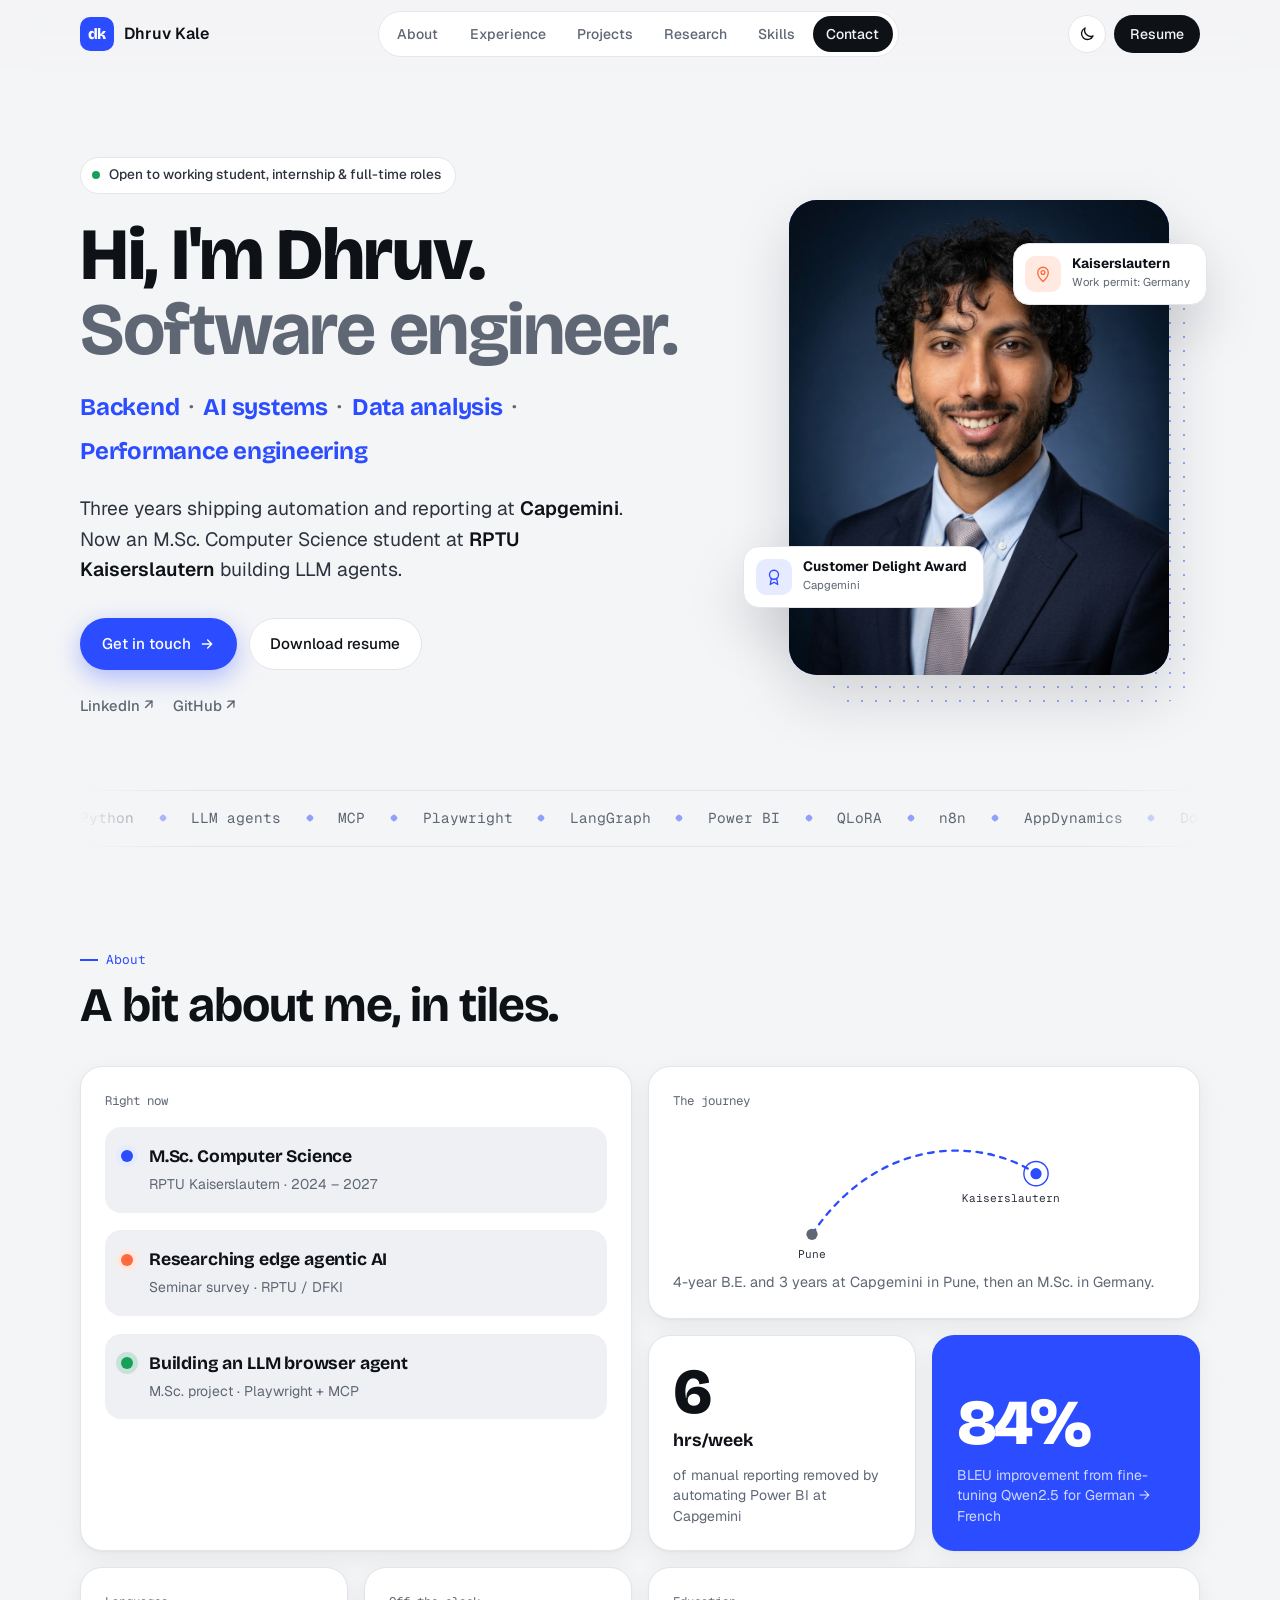
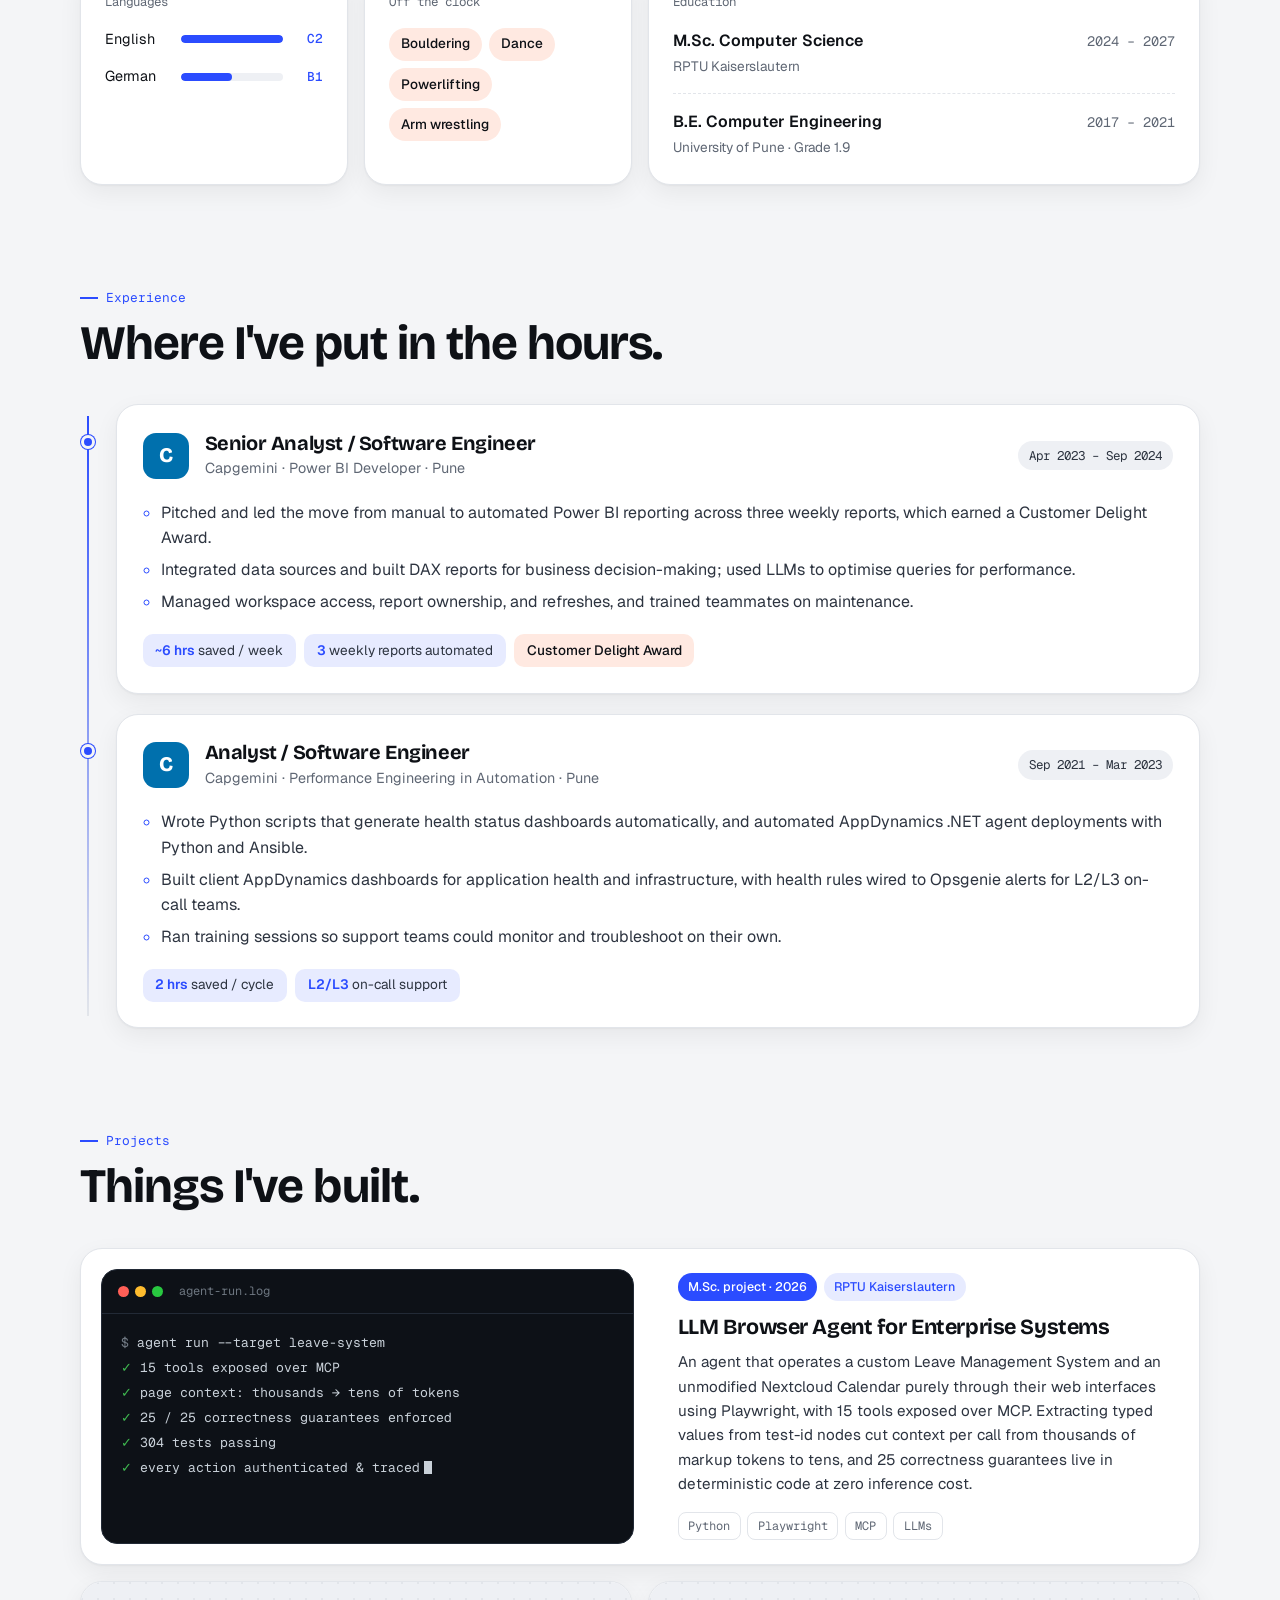
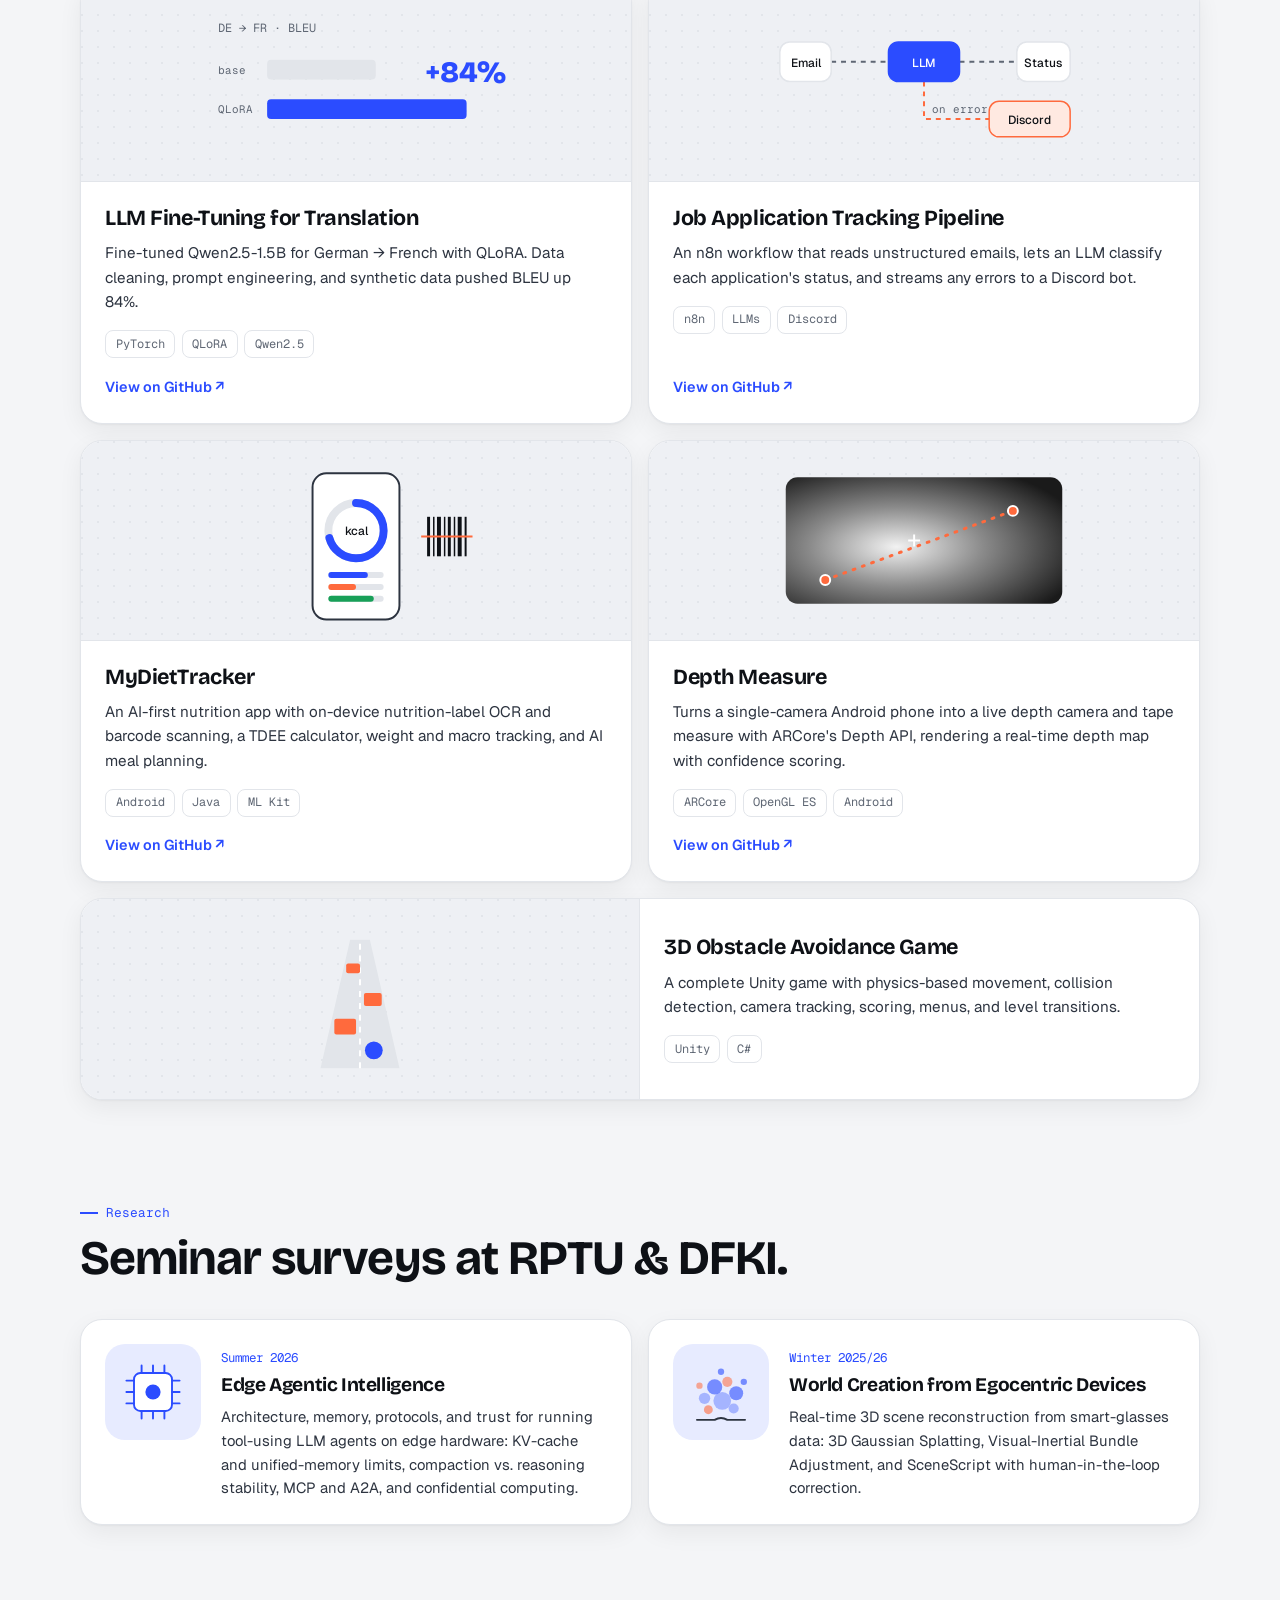
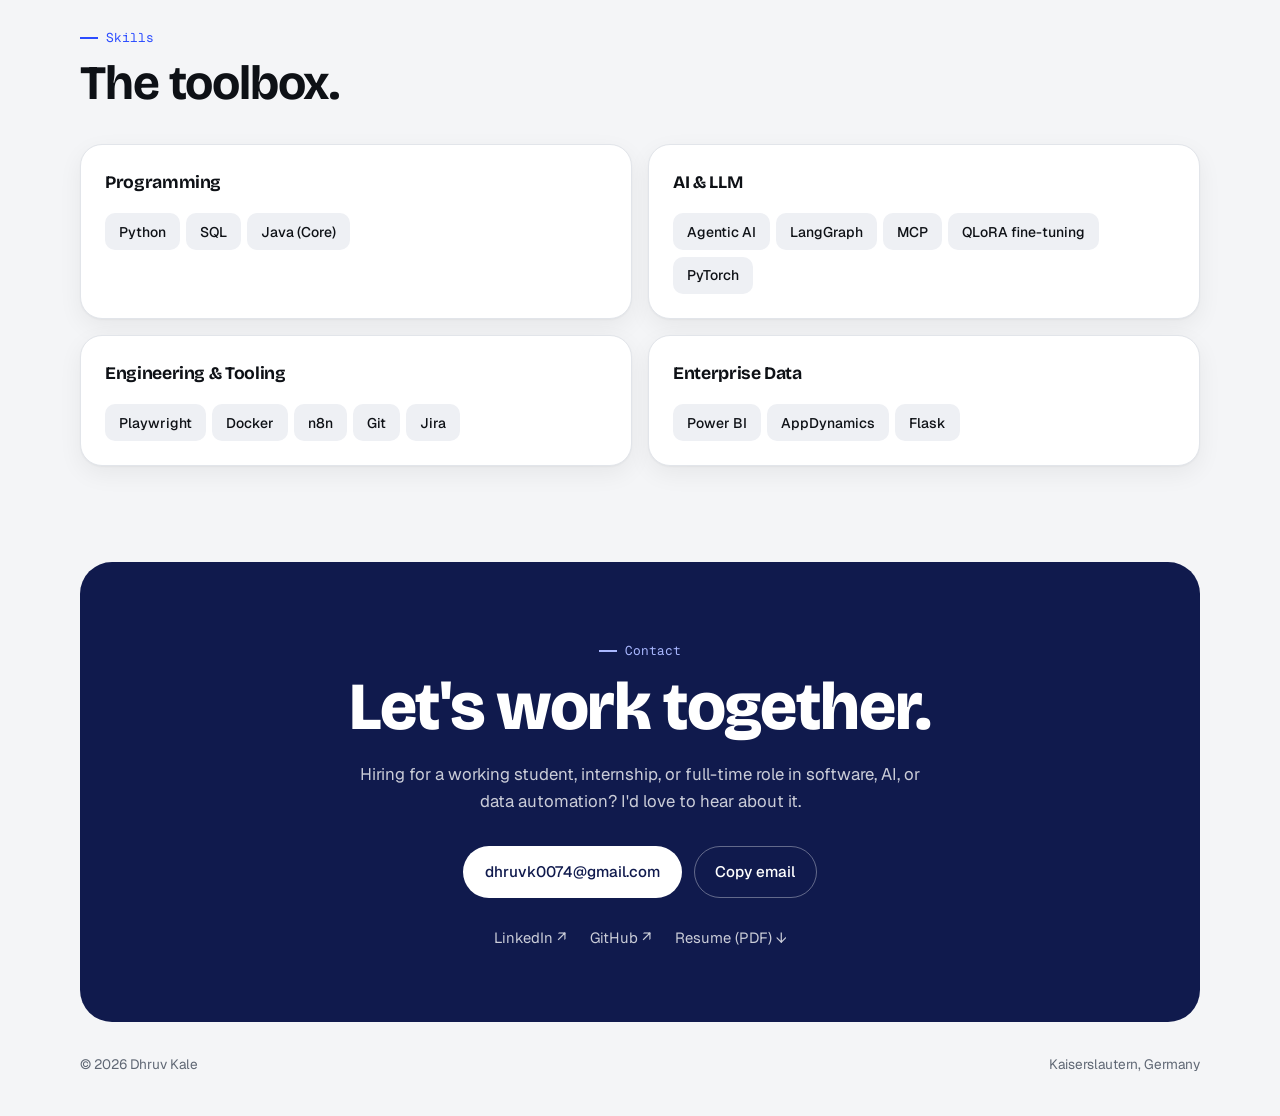
<file: index.html>
<!doctype html>
<html lang="en">
  <head>
    <meta charset="utf-8" />
    <meta name="viewport" content="width=device-width, initial-scale=1" />
    <meta
      name="description"
      content="Dhruv Kale: software engineer with three years at Capgemini, now an M.Sc. Computer Science student at RPTU Kaiserslautern building LLM agents."
    />
    <title>Dhruv Kale | Software Engineer</title>
    <script>
      document.documentElement.classList.add("js");
      try {
        const saved = localStorage.getItem("theme");
        if (saved) document.documentElement.dataset.theme = saved;
      } catch (e) {}
    </script>
    <script async src="https://www.googletagmanager.com/gtag/js?id=G-PNPXZGEZJQ"></script>
    <script>
      window.dataLayer = window.dataLayer || [];
      function gtag(){dataLayer.push(arguments);}
      gtag("js", new Date());
      gtag("config", "G-PNPXZGEZJQ");
    </script>
    <link rel="preconnect" href="https://fonts.googleapis.com" />
    <link rel="preconnect" href="https://fonts.gstatic.com" crossorigin />
    <link
      rel="stylesheet"
      href="https://fonts.googleapis.com/css2?family=Bricolage+Grotesque:opsz,wght@12..96,500;12..96,700;12..96,800&family=Geist:wght@400;500;600&family=Geist+Mono:wght@400;500&display=swap"
    />
    <link rel="stylesheet" href="./styles.css" />
  </head>
  <body>
    <header class="site-header">
      <div class="header-inner">
        <a class="brand" href="#top" aria-label="Dhruv Kale, back to top">
          <span class="brand-mark">dk</span>
          <span class="brand-name">Dhruv Kale</span>
        </a>
        <nav class="nav-links" aria-label="Primary navigation">
          <a href="#about">About</a>
          <a href="#experience">Experience</a>
          <a href="#projects">Projects</a>
          <a href="#research">Research</a>
          <a href="#skills">Skills</a>
          <a href="#contact">Contact</a>
        </nav>
        <div class="header-tools">
          <button class="theme-toggle" type="button" aria-label="Toggle dark mode">
            <svg class="icon-moon" viewBox="0 0 24 24" aria-hidden="true"><path d="M20 14.5A8 8 0 0 1 9.5 4a8 8 0 1 0 10.5 10.5Z" /></svg>
            <svg class="icon-sun" viewBox="0 0 24 24" aria-hidden="true"><circle cx="12" cy="12" r="4" /><path d="M12 2v2M12 20v2M4.9 4.9l1.4 1.4M17.7 17.7l1.4 1.4M2 12h2M20 12h2M4.9 19.1l1.4-1.4M17.7 6.3l1.4-1.4" /></svg>
          </button>
          <a
            class="header-action"
            href="./assets/Dhruv_Kale_Software_Engineer_CV.pdf"
            download
            data-track="resume_download"
            data-track-label="header_resume"
          >Resume</a>
        </div>
      </div>
    </header>

    <main id="top">
      <!-- Hero -->
      <section class="hero">
        <div class="hero-copy">
          <p class="status-pill"><span class="dot" aria-hidden="true"></span>Open to working student, internship &amp; full-time roles</p>
          <h1>
            Hi, I'm Dhruv.<br />
            <span class="h1-soft">Software engineer.</span>
          </h1>
          <p class="hero-skills">
            <span>Backend</span><span>AI systems</span><span>Data analysis</span><span>Performance engineering</span>
          </p>
          <p class="hero-lede">
            Three years shipping automation and reporting at <strong>Capgemini</strong>. Now an M.Sc.
            Computer Science student at <strong>RPTU Kaiserslautern</strong> building LLM agents.
          </p>
          <div class="hero-actions">
            <a
              class="btn btn-primary"
              href="mailto:dhruvk0074@gmail.com"
              data-track="email_click"
              data-track-label="hero_email"
            >Get in touch
              <svg viewBox="0 0 24 24" aria-hidden="true"><path d="M5 12h14M13 6l6 6-6 6" /></svg>
            </a>
            <a
              class="btn btn-ghost"
              href="./assets/Dhruv_Kale_Software_Engineer_CV.pdf"
              download
              data-track="resume_download"
              data-track-label="hero_resume"
            >Download resume</a>
          </div>
          <div class="hero-social">
            <a
              href="https://www.linkedin.com/in/dhruv-kale99/"
              target="_blank"
              rel="noreferrer"
              data-track="linkedin_click"
              data-track-label="hero_linkedin"
            >LinkedIn ↗</a>
            <a
              href="https://github.com/dhruvkale17"
              target="_blank"
              rel="noreferrer"
              data-track="github_click"
              data-track-label="hero_github"
            >GitHub ↗</a>
          </div>
        </div>

        <div class="hero-visual">
          <div class="photo-frame">
            <img src="./assets/dhruv-kale-headshot.png" alt="Portrait of Dhruv Kale" />
          </div>
          <div class="float-card float-award">
            <span class="float-icon" aria-hidden="true">
              <svg viewBox="0 0 24 24"><circle cx="12" cy="9" r="6" /><path d="M8.5 14 7 22l5-3 5 3-1.5-8" /></svg>
            </span>
            <span><strong>Customer Delight Award</strong><small>Capgemini</small></span>
          </div>
          <div class="float-card float-location">
            <span class="float-icon" aria-hidden="true">
              <svg viewBox="0 0 24 24"><path d="M12 22s7-6.2 7-12a7 7 0 1 0-14 0c0 5.8 7 12 7 12Z" /><circle cx="12" cy="10" r="2.5" /></svg>
            </span>
            <span><strong>Kaiserslautern</strong><small>Work permit: Germany</small></span>
          </div>
        </div>
      </section>

      <!-- Ticker -->
      <div class="ticker" aria-hidden="true">
        <div class="ticker-track">
          <span>Python</span><span>LLM agents</span><span>MCP</span><span>Playwright</span><span>LangGraph</span><span>Power BI</span><span>QLoRA</span><span>n8n</span><span>AppDynamics</span><span>Docker</span><span>PyTorch</span><span>SQL</span>
          <span>Python</span><span>LLM agents</span><span>MCP</span><span>Playwright</span><span>LangGraph</span><span>Power BI</span><span>QLoRA</span><span>n8n</span><span>AppDynamics</span><span>Docker</span><span>PyTorch</span><span>SQL</span>
        </div>
      </div>

      <!-- About bento -->
      <section id="about" class="section">
        <div class="section-head reveal">
          <span class="section-tag">About</span>
          <h2>A bit about me, in tiles.</h2>
        </div>

        <div class="bento">
          <article class="tile tile-now reveal">
            <span class="tile-label">Right now</span>
            <ul class="now-list">
              <li>
                <span class="now-dot dot-blue"></span>
                <div><strong>M.Sc. Computer Science</strong><small>RPTU Kaiserslautern · 2024 – 2027</small></div>
              </li>
              <li>
                <span class="now-dot dot-orange"></span>
                <div><strong>Researching edge agentic AI</strong><small>Seminar survey · RPTU / DFKI</small></div>
              </li>
              <li>
                <span class="now-dot dot-green"></span>
                <div><strong>Building an LLM browser agent</strong><small>M.Sc. project · Playwright + MCP</small></div>
              </li>
            </ul>
          </article>

          <article class="tile tile-journey reveal">
            <span class="tile-label">The journey</span>
            <svg class="journey-map" viewBox="0 0 320 150" role="img" aria-label="From Pune, India to Kaiserslautern, Germany">
              <path class="journey-path" d="M40 115 C 110 10, 220 10, 280 50" />
              <circle class="journey-pt" cx="40" cy="115" r="6" />
              <circle class="journey-pt journey-pt-end" cx="280" cy="50" r="6" />
              <circle class="journey-ring" cx="280" cy="50" r="13" />
              <text x="40" y="140" text-anchor="middle">Pune</text>
              <text x="306" y="80" text-anchor="end">Kaiserslautern</text>
            </svg>
            <p>4-year B.E. and 3 years at Capgemini in Pune, then an M.Sc. in Germany.</p>
          </article>

          <article class="tile tile-stat reveal">
            <span class="stat-num" data-count="6">6</span><span class="stat-unit">hrs/week</span>
            <p>of manual reporting removed by automating Power BI at Capgemini</p>
          </article>

          <article class="tile tile-stat tile-stat-alt reveal">
            <span class="stat-num"><span data-count="84">84</span>%</span>
            <p>BLEU improvement from fine-tuning Qwen2.5 for German → French</p>
          </article>

          <article class="tile tile-lang reveal">
            <span class="tile-label">Languages</span>
            <div class="lang-row">
              <span>English</span><span class="lang-bar"><i style="--w: 100%"></i></span><b>C2</b>
            </div>
            <div class="lang-row">
              <span>German</span><span class="lang-bar"><i style="--w: 50%"></i></span><b>B1</b>
            </div>
          </article>

          <article class="tile tile-hobby reveal">
            <span class="tile-label">Off the clock</span>
            <div class="chips">
              <span class="chip">Bouldering</span>
              <span class="chip">Dance</span>
              <span class="chip">Powerlifting</span>
              <span class="chip">Arm wrestling</span>
            </div>
          </article>

          <article class="tile tile-edu reveal">
            <span class="tile-label">Education</span>
            <div class="edu-row">
              <div><strong>M.Sc. Computer Science</strong><small>RPTU Kaiserslautern</small></div>
              <time>2024 – 2027</time>
            </div>
            <div class="edu-row">
              <div><strong>B.E. Computer Engineering</strong><small>University of Pune · Grade 1.9</small></div>
              <time>2017 – 2021</time>
            </div>
          </article>
        </div>
      </section>

      <!-- Experience -->
      <section id="experience" class="section">
        <div class="section-head reveal">
          <span class="section-tag">Experience</span>
          <h2>Where I've put in the hours.</h2>
        </div>

        <ol class="timeline">
          <li class="job reveal">
            <div class="job-marker" aria-hidden="true"></div>
            <div class="job-card">
              <div class="job-top">
                <div class="job-logo logo-cap" aria-hidden="true">C</div>
                <div class="job-title">
                  <h3>Senior Analyst / Software Engineer</h3>
                  <p>Capgemini · Power BI Developer · Pune</p>
                </div>
                <span class="job-date">Apr 2023 – Sep 2024</span>
              </div>
              <ul>
                <li>Pitched and led the move from manual to automated Power BI reporting across three weekly reports, which earned a Customer Delight Award.</li>
                <li>Integrated data sources and built DAX reports for business decision-making; used LLMs to optimise queries for performance.</li>
                <li>Managed workspace access, report ownership, and refreshes, and trained teammates on maintenance.</li>
              </ul>
              <div class="job-metrics">
                <span><b>~6 hrs</b> saved / week</span>
                <span><b>3</b> weekly reports automated</span>
                <span class="metric-award">Customer Delight Award</span>
              </div>
            </div>
          </li>

          <li class="job reveal">
            <div class="job-marker" aria-hidden="true"></div>
            <div class="job-card">
              <div class="job-top">
                <div class="job-logo logo-cap" aria-hidden="true">C</div>
                <div class="job-title">
                  <h3>Analyst / Software Engineer</h3>
                  <p>Capgemini · Performance Engineering in Automation · Pune</p>
                </div>
                <span class="job-date">Sep 2021 – Mar 2023</span>
              </div>
              <ul>
                <li>Wrote Python scripts that generate health status dashboards automatically, and automated AppDynamics .NET agent deployments with Python and Ansible.</li>
                <li>Built client AppDynamics dashboards for application health and infrastructure, with health rules wired to Opsgenie alerts for L2/L3 on-call teams.</li>
                <li>Ran training sessions so support teams could monitor and troubleshoot on their own.</li>
              </ul>
              <div class="job-metrics">
                <span><b>2 hrs</b> saved / cycle</span>
                <span><b>L2/L3</b> on-call support</span>
              </div>
            </div>
          </li>
        </ol>
      </section>

      <!-- Projects -->
      <section id="projects" class="section">
        <div class="section-head reveal">
          <span class="section-tag">Projects</span>
          <h2>Things I've built.</h2>
        </div>

        <div class="projects">
          <!-- Featured: browser agent -->
          <article class="project project-featured reveal">
            <div class="project-art art-terminal" aria-hidden="true">
              <div class="term-bar"><i></i><i></i><i></i><span>agent-run.log</span></div>
              <pre><span class="t-dim">$</span> agent run --target leave-system
<span class="t-ok">✓</span> 15 tools exposed over MCP
<span class="t-ok">✓</span> page context: thousands → tens of tokens
<span class="t-ok">✓</span> 25 / 25 correctness guarantees enforced
<span class="t-ok">✓</span> 304 tests passing
<span class="t-ok">✓</span> every action authenticated &amp; traced<span class="cursor"></span></pre>
            </div>
            <div class="project-body">
              <div class="project-meta"><span class="badge">M.Sc. project · 2026</span><span class="badge badge-soft">RPTU Kaiserslautern</span></div>
              <h3>LLM Browser Agent for Enterprise Systems</h3>
              <p>
                An agent that operates a custom Leave Management System and an unmodified Nextcloud
                Calendar purely through their web interfaces using Playwright, with 15 tools exposed over MCP.
                Extracting typed values from test-id nodes cut context per call from thousands of markup
                tokens to tens, and 25 correctness guarantees live in deterministic code at zero inference cost.
              </p>
              <div class="stack"><span>Python</span><span>Playwright</span><span>MCP</span><span>LLMs</span></div>
            </div>
          </article>

          <!-- Translation -->
          <article class="project reveal">
            <div class="project-art art-bleu" aria-hidden="true">
              <svg viewBox="0 0 320 160">
                <text class="art-label" x="20" y="30">DE → FR · BLEU</text>
                <text class="art-small" x="20" y="72">base</text>
                <rect class="bar-muted" x="70" y="58" width="110" height="20" rx="4" />
                <text class="art-small" x="20" y="112">QLoRA</text>
                <rect class="bar-accent grow" x="70" y="98" width="202" height="20" rx="4" />
                <text class="art-big" x="230" y="80">+84%</text>
              </svg>
            </div>
            <div class="project-body">
              <h3>LLM Fine-Tuning for Translation</h3>
              <p>Fine-tuned Qwen2.5-1.5B for German → French with QLoRA. Data cleaning, prompt engineering, and synthetic data pushed BLEU up 84%.</p>
              <div class="stack"><span>PyTorch</span><span>QLoRA</span><span>Qwen2.5</span></div>
              <a
                class="project-link"
                href="https://github.com/dhruvkale17/Fine-tuning-LLM-for-language-translation"
                target="_blank"
                rel="noreferrer"
                data-track="project_click"
                data-track-label="llm_translation_repo"
              >View on GitHub ↗</a>
            </div>
          </article>

          <!-- n8n -->
          <article class="project reveal">
            <div class="project-art art-flow" aria-hidden="true">
              <svg viewBox="0 0 320 160">
                <path class="flow-line" d="M66 60 H124 M196 60 H254" />
                <path class="flow-line flow-err" d="M160 80 V118 H226" />
                <rect class="node" x="14" y="40" width="52" height="40" rx="10" />
                <text class="node-txt" x="40" y="65" text-anchor="middle">Email</text>
                <rect class="node node-accent" x="124" y="40" width="72" height="40" rx="10" />
                <text class="node-txt node-txt-inv" x="160" y="65" text-anchor="middle">LLM</text>
                <rect class="node" x="254" y="40" width="54" height="40" rx="10" />
                <text class="node-txt" x="281" y="65" text-anchor="middle">Status</text>
                <rect class="node node-warn" x="226" y="100" width="82" height="36" rx="10" />
                <text class="node-txt" x="267" y="123" text-anchor="middle">Discord</text>
                <text class="art-small" x="168" y="112">on error</text>
              </svg>
            </div>
            <div class="project-body">
              <h3>Job Application Tracking Pipeline</h3>
              <p>An n8n workflow that reads unstructured emails, lets an LLM classify each application's status, and streams any errors to a Discord bot.</p>
              <div class="stack"><span>n8n</span><span>LLMs</span><span>Discord</span></div>
              <a
                class="project-link"
                href="https://github.com/dhruvkale17/Automated-Job-Application-Tracking-n8n-AI"
                target="_blank"
                rel="noreferrer"
                data-track="project_click"
                data-track-label="job_application_tracking_repo"
              >View on GitHub ↗</a>
            </div>
          </article>

          <!-- MyDietTracker -->
          <article class="project reveal">
            <div class="project-art art-diet" aria-hidden="true">
              <svg viewBox="0 0 320 160">
                <rect class="phone" x="116" y="12" width="88" height="148" rx="14" />
                <circle class="ring-bg" cx="160" cy="70" r="28" />
                <circle class="ring-fg" cx="160" cy="70" r="28" />
                <text class="node-txt" x="160" y="74" text-anchor="middle">kcal</text>
                <rect class="bar-muted" x="132" y="112" width="56" height="6" rx="3" />
                <rect class="bar-accent" x="132" y="112" width="40" height="6" rx="3" />
                <rect class="bar-muted" x="132" y="124" width="56" height="6" rx="3" />
                <rect class="bar-orange" x="132" y="124" width="28" height="6" rx="3" />
                <rect class="bar-muted" x="132" y="136" width="56" height="6" rx="3" />
                <rect class="bar-green" x="132" y="136" width="46" height="6" rx="3" />
                <g class="barcode"><rect x="232" y="56" width="3" height="40" /><rect x="238" y="56" width="1.5" height="40" /><rect x="242" y="56" width="4" height="40" /><rect x="249" y="56" width="1.5" height="40" /><rect x="253" y="56" width="3" height="40" /><rect x="259" y="56" width="1.5" height="40" /><rect x="263" y="56" width="4" height="40" /><rect x="270" y="56" width="2" height="40" /></g>
                <path class="scan-line" d="M226 76 H278" />
              </svg>
            </div>
            <div class="project-body">
              <h3>MyDietTracker</h3>
              <p>An AI-first nutrition app with on-device nutrition-label OCR and barcode scanning, a TDEE calculator, weight and macro tracking, and AI meal planning.</p>
              <div class="stack"><span>Android</span><span>Java</span><span>ML Kit</span></div>
              <a
                class="project-link"
                href="https://github.com/dhruvkale17/MyDietTracker"
                target="_blank"
                rel="noreferrer"
                data-track="project_click"
                data-track-label="mydiettracker_repo"
              >View on GitHub ↗</a>
            </div>
          </article>

          <!-- DepthMeasure -->
          <article class="project reveal">
            <div class="project-art art-depth" aria-hidden="true">
              <svg viewBox="0 0 320 160">
                <defs>
                  <radialGradient id="depthGrad" cx="40%" cy="55%" r="70%">
                    <stop offset="0" stop-color="#f2f2f2" />
                    <stop offset="0.45" stop-color="#8a8a8a" />
                    <stop offset="1" stop-color="#1a1a1a" />
                  </radialGradient>
                </defs>
                <rect x="20" y="16" width="280" height="128" rx="12" fill="url(#depthGrad)" />
                <path class="tape" d="M60 120 L250 50" />
                <circle class="tape-end" cx="60" cy="120" r="5" />
                <circle class="tape-end" cx="250" cy="50" r="5" />
                <path class="crosshair" d="M150 74 v12 M144 80 h12" />
              </svg>
            </div>
            <div class="project-body">
              <h3>Depth Measure</h3>
              <p>Turns a single-camera Android phone into a live depth camera and tape measure with ARCore's Depth API, rendering a real-time depth map with confidence scoring.</p>
              <div class="stack"><span>ARCore</span><span>OpenGL ES</span><span>Android</span></div>
              <a
                class="project-link"
                href="https://github.com/dhruvkale17/DepthMeasure"
                target="_blank"
                rel="noreferrer"
                data-track="project_click"
                data-track-label="depthmeasure_repo"
              >View on GitHub ↗</a>
            </div>
          </article>

          <!-- Unity -->
          <article class="project project-wide reveal">
            <div class="project-art art-game" aria-hidden="true">
              <svg viewBox="0 0 320 160">
                <path class="lane" d="M120 150 L150 20 H170 L200 150 Z" />
                <path class="lane-mid" d="M160 150 V24" />
                <rect class="obstacle" x="146" y="44" width="14" height="10" rx="2" />
                <rect class="obstacle" x="164" y="74" width="18" height="13" rx="2" />
                <rect class="obstacle" x="134" y="100" width="22" height="16" rx="2" />
                <circle class="player" cx="174" cy="132" r="9" />
              </svg>
            </div>
            <div class="project-body">
              <h3>3D Obstacle Avoidance Game</h3>
              <p>A complete Unity game with physics-based movement, collision detection, camera tracking, scoring, menus, and level transitions.</p>
              <div class="stack"><span>Unity</span><span>C#</span></div>
            </div>
          </article>
        </div>
      </section>

      <!-- Research -->
      <section id="research" class="section">
        <div class="section-head reveal">
          <span class="section-tag">Research</span>
          <h2>Seminar surveys at RPTU &amp; DFKI.</h2>
        </div>

        <div class="research">
          <article class="paper reveal">
            <div class="paper-art" aria-hidden="true">
              <svg viewBox="0 0 120 120">
                <rect class="chip-body" x="30" y="30" width="60" height="60" rx="10" />
                <path class="chip-pins" d="M42 30 V18 M60 30 V18 M78 30 V18 M42 90 V102 M60 90 V102 M78 90 V102 M30 42 H18 M30 60 H18 M30 78 H18 M90 42 H102 M90 60 H102 M90 78 H102" />
                <circle class="chip-core" cx="60" cy="60" r="12" />
              </svg>
            </div>
            <div>
              <span class="paper-term">Summer 2026</span>
              <h3>Edge Agentic Intelligence</h3>
              <p>Architecture, memory, protocols, and trust for running tool-using LLM agents on edge hardware: KV-cache and unified-memory limits, compaction vs. reasoning stability, MCP and A2A, and confidential computing.</p>
            </div>
          </article>

          <article class="paper reveal">
            <div class="paper-art" aria-hidden="true">
              <svg viewBox="0 0 120 120">
                <g class="splats">
                  <circle cx="34" cy="70" r="9" /><circle cx="50" cy="52" r="12" /><circle cx="70" cy="44" r="8" />
                  <circle cx="84" cy="62" r="11" /><circle cx="62" cy="74" r="14" /><circle cx="40" cy="88" r="7" />
                  <circle cx="80" cy="86" r="8" /><circle cx="96" cy="44" r="5" /><circle cx="26" cy="50" r="5" />
                  <circle cx="60" cy="28" r="5" />
                </g>
                <path class="glasses" d="M22 104 h28 M70 104 h28 M50 104 q10 -6 20 0" />
              </svg>
            </div>
            <div>
              <span class="paper-term">Winter 2025/26</span>
              <h3>World Creation from Egocentric Devices</h3>
              <p>Real-time 3D scene reconstruction from smart-glasses data: 3D Gaussian Splatting, Visual-Inertial Bundle Adjustment, and SceneScript with human-in-the-loop correction.</p>
            </div>
          </article>
        </div>
      </section>

      <!-- Skills -->
      <section id="skills" class="section">
        <div class="section-head reveal">
          <span class="section-tag">Skills</span>
          <h2>The toolbox.</h2>
        </div>

        <div class="skills">
          <div class="skill-group reveal">
            <h3>Programming</h3>
            <div class="stack stack-lg"><span>Python</span><span>SQL</span><span>Java (Core)</span></div>
          </div>
          <div class="skill-group reveal">
            <h3>AI &amp; LLM</h3>
            <div class="stack stack-lg"><span>Agentic AI</span><span>LangGraph</span><span>MCP</span><span>QLoRA fine-tuning</span><span>PyTorch</span></div>
          </div>
          <div class="skill-group reveal">
            <h3>Engineering &amp; Tooling</h3>
            <div class="stack stack-lg"><span>Playwright</span><span>Docker</span><span>n8n</span><span>Git</span><span>Jira</span></div>
          </div>
          <div class="skill-group reveal">
            <h3>Enterprise Data</h3>
            <div class="stack stack-lg"><span>Power BI</span><span>AppDynamics</span><span>Flask</span></div>
          </div>
        </div>
      </section>

      <!-- Contact -->
      <section id="contact" class="contact reveal">
        <div class="contact-glow" aria-hidden="true"></div>
        <span class="section-tag section-tag-inv">Contact</span>
        <h2>Let's work together.</h2>
        <p>Hiring for a working student, internship, or full-time role in software, AI, or data automation? I'd love to hear about it.</p>
        <div class="contact-actions">
          <a
            class="btn btn-light"
            href="mailto:dhruvk0074@gmail.com"
            data-track="email_click"
            data-track-label="contact_email"
          >dhruvk0074@gmail.com</a>
          <button class="btn btn-outline-light copy-email" type="button" data-email="dhruvk0074@gmail.com">Copy email</button>
        </div>
        <div class="contact-links">
          <a
            href="https://www.linkedin.com/in/dhruv-kale99/"
            target="_blank"
            rel="noreferrer"
            data-track="linkedin_click"
            data-track-label="contact_linkedin"
          >LinkedIn ↗</a>
          <a
            href="https://github.com/dhruvkale17"
            target="_blank"
            rel="noreferrer"
            data-track="github_click"
            data-track-label="contact_github"
          >GitHub ↗</a>
          <a
            href="./assets/Dhruv_Kale_Software_Engineer_CV.pdf"
            download
            data-track="resume_download"
            data-track-label="contact_resume"
          >Resume (PDF) ↓</a>
        </div>
      </section>
    </main>

    <footer class="site-footer">
      <span>© <span class="year">2026</span> Dhruv Kale</span>
      <span>Kaiserslautern, Germany</span>
    </footer>

    <script src="./script.js"></script>
  </body>
</html>
</file>
<file: styles.css>
:root {
  --bg: #f4f5f7;
  --surface: #ffffff;
  --surface-2: #eef0f4;
  --ink: #0e1116;
  --ink-2: #2d3440;
  --muted: #5f6774;
  --line: #e2e5ea;
  --accent: #2b4cff;
  --accent-ink: #ffffff;
  --accent-soft: #e7ebff;
  --orange: #ff6a3d;
  --orange-soft: #ffe9e1;
  --green: #18a058;
  --shadow: 0 1px 2px rgba(14, 17, 22, 0.04), 0 8px 24px rgba(14, 17, 22, 0.06);
  --shadow-lg: 0 24px 60px rgba(14, 17, 22, 0.14);
  --header-bg: rgba(244, 245, 247, 0.82);
  --radius: 22px;
  --width: 1120px;
  --display: "Bricolage Grotesque", "Geist", system-ui, sans-serif;
  --sans: "Geist", -apple-system, BlinkMacSystemFont, "Segoe UI", sans-serif;
  --mono: "Geist Mono", ui-monospace, SFMono-Regular, Menlo, monospace;
  color-scheme: light;
}

@media (prefers-color-scheme: dark) {
  :root:not([data-theme="light"]) {
    --bg: #0b0d12;
    --surface: #141821;
    --surface-2: #1b202b;
    --ink: #eef1f6;
    --ink-2: #c9cfd9;
    --muted: #949dac;
    --line: #252b37;
    --accent: #7d92ff;
    --accent-ink: #0b0d12;
    --accent-soft: #1d2547;
    --orange: #ff8a63;
    --orange-soft: #3a2119;
    --green: #3ccf7f;
    --shadow: 0 1px 2px rgba(0, 0, 0, 0.3), 0 8px 24px rgba(0, 0, 0, 0.25);
    --shadow-lg: 0 24px 60px rgba(0, 0, 0, 0.5);
    --header-bg: rgba(11, 13, 18, 0.8);
    color-scheme: dark;
  }
}

:root[data-theme="dark"] {
  --bg: #0b0d12;
  --surface: #141821;
  --surface-2: #1b202b;
  --ink: #eef1f6;
  --ink-2: #c9cfd9;
  --muted: #949dac;
  --line: #252b37;
  --accent: #7d92ff;
  --accent-ink: #0b0d12;
  --accent-soft: #1d2547;
  --orange: #ff8a63;
  --orange-soft: #3a2119;
  --green: #3ccf7f;
  --shadow: 0 1px 2px rgba(0, 0, 0, 0.3), 0 8px 24px rgba(0, 0, 0, 0.25);
  --shadow-lg: 0 24px 60px rgba(0, 0, 0, 0.5);
  --header-bg: rgba(11, 13, 18, 0.8);
  color-scheme: dark;
}

* {
  box-sizing: border-box;
}

html {
  scroll-behavior: smooth;
  scroll-padding-top: 80px;
}

body {
  margin: 0;
  font-family: var(--sans);
  font-size: 16px;
  line-height: 1.6;
  color: var(--ink);
  background: var(--bg);
  -webkit-font-smoothing: antialiased;
  transition: background 250ms ease, color 250ms ease;
}

a {
  color: inherit;
  text-decoration: none;
}

img {
  display: block;
  max-width: 100%;
}

h1,
h2,
h3,
p {
  overflow-wrap: break-word;
}

h1,
h2,
h3 {
  font-family: var(--display);
  letter-spacing: -0.02em;
}

/* ---------- Header ---------- */

.site-header {
  position: sticky;
  top: 0;
  z-index: 30;
  background: var(--header-bg);
  backdrop-filter: saturate(160%) blur(16px);
  -webkit-backdrop-filter: saturate(160%) blur(16px);
  border-bottom: 1px solid transparent;
  transition: border-color 200ms ease;
}

.site-header.scrolled {
  border-bottom-color: var(--line);
}

.header-inner {
  display: flex;
  align-items: center;
  justify-content: space-between;
  gap: 1rem;
  width: min(var(--width), calc(100% - 32px));
  height: 68px;
  margin: 0 auto;
}

.brand {
  display: flex;
  align-items: center;
  gap: 0.6rem;
  font-weight: 600;
}

.brand-mark {
  display: grid;
  place-items: center;
  width: 34px;
  height: 34px;
  border-radius: 10px;
  background: var(--accent);
  color: var(--accent-ink);
  font-family: var(--display);
  font-weight: 800;
  font-size: 0.95rem;
  letter-spacing: -0.03em;
}

.nav-links {
  display: flex;
  gap: 0.25rem;
  padding: 0.3rem;
  border: 1px solid var(--line);
  border-radius: 999px;
  background: var(--surface);
}

.nav-links a {
  padding: 0.4rem 0.85rem;
  border-radius: 999px;
  color: var(--muted);
  font-size: 0.875rem;
  font-weight: 500;
  transition: color 150ms ease, background 150ms ease;
}

.nav-links a:hover {
  color: var(--ink);
}

.nav-links a.active {
  background: var(--ink);
  color: var(--bg);
}

.header-tools {
  display: flex;
  align-items: center;
  gap: 0.5rem;
}

.theme-toggle {
  display: grid;
  place-items: center;
  width: 38px;
  height: 38px;
  border: 1px solid var(--line);
  border-radius: 50%;
  background: var(--surface);
  color: var(--ink);
  cursor: pointer;
}

.theme-toggle svg {
  width: 18px;
  height: 18px;
  fill: none;
  stroke: currentColor;
  stroke-width: 1.8;
  stroke-linecap: round;
  stroke-linejoin: round;
}

.icon-sun {
  display: none;
}

:root[data-theme="dark"] .icon-sun {
  display: block;
}

:root[data-theme="dark"] .icon-moon {
  display: none;
}

@media (prefers-color-scheme: dark) {
  :root:not([data-theme="light"]) .icon-sun {
    display: block;
  }

  :root:not([data-theme="light"]) .icon-moon {
    display: none;
  }
}

.header-action {
  padding: 0.5rem 1rem;
  border-radius: 999px;
  background: var(--ink);
  color: var(--bg);
  font-size: 0.875rem;
  font-weight: 500;
  transition: transform 150ms ease;
}

.header-action:hover {
  transform: translateY(-1px);
}

/* ---------- Layout ---------- */

main,
.site-footer {
  width: min(var(--width), calc(100% - 32px));
  margin: 0 auto;
}

.section {
  padding: 6rem 0 0;
}

.section-head {
  margin-bottom: 2.25rem;
}

.section-tag {
  display: inline-flex;
  align-items: center;
  gap: 0.5rem;
  font-family: var(--mono);
  font-size: 0.8rem;
  color: var(--accent);
}

.section-tag::before {
  content: "";
  width: 18px;
  height: 2px;
  background: currentColor;
}

.section-head h2 {
  margin: 0.6rem 0 0;
  font-size: clamp(2rem, 4.2vw, 3rem);
  font-weight: 700;
  line-height: 1.05;
}

/* ---------- Hero ---------- */

.hero {
  display: grid;
  grid-template-columns: 1.25fr 0.9fr;
  gap: clamp(2rem, 5vw, 4.5rem);
  align-items: center;
  padding: clamp(3rem, 7vw, 5.5rem) 0 clamp(3rem, 6vw, 4.5rem);
}

.status-pill {
  display: inline-flex;
  align-items: center;
  gap: 0.55rem;
  margin: 0 0 1.5rem;
  padding: 0.4rem 0.85rem 0.4rem 0.7rem;
  border: 1px solid var(--line);
  border-radius: 999px;
  background: var(--surface);
  color: var(--ink-2);
  font-size: 0.85rem;
  font-weight: 500;
}

.status-pill .dot {
  width: 8px;
  height: 8px;
  border-radius: 50%;
  background: var(--green);
}

h1 {
  margin: 0;
  font-size: clamp(2.6rem, 6vw, 4.6rem);
  font-weight: 800;
  line-height: 1.02;
}

.h1-soft {
  color: var(--muted);
  font-weight: 700;
}

.hero-skills {
  display: flex;
  flex-wrap: wrap;
  gap: 0.35rem 0;
  margin: 1.25rem 0 0;
  font-family: var(--display);
  font-size: clamp(1.15rem, 2vw, 1.5rem);
  font-weight: 700;
  letter-spacing: -0.01em;
  color: var(--accent);
}

.hero-skills span {
  white-space: nowrap;
}

.hero-skills span:not(:last-child)::after {
  content: "·";
  margin: 0 0.6rem;
  color: var(--muted);
  font-weight: 500;
}

.hero-lede {
  max-width: 560px;
  margin: 1.5rem 0 0;
  color: var(--ink-2);
  font-size: clamp(1.05rem, 1.5vw, 1.2rem);
}

.hero-lede strong {
  color: var(--ink);
  font-weight: 600;
}

.hero-actions {
  display: flex;
  flex-wrap: wrap;
  gap: 0.75rem;
  margin-top: 2rem;
}

.btn {
  display: inline-flex;
  align-items: center;
  gap: 0.5rem;
  padding: 0.8rem 1.3rem;
  border: 1px solid transparent;
  border-radius: 999px;
  font: inherit;
  font-size: 0.95rem;
  font-weight: 500;
  cursor: pointer;
  transition: transform 150ms ease, box-shadow 150ms ease, background 150ms ease;
}

.btn svg {
  width: 16px;
  height: 16px;
  fill: none;
  stroke: currentColor;
  stroke-width: 2;
  stroke-linecap: round;
  stroke-linejoin: round;
  transition: transform 150ms ease;
}

.btn:hover {
  transform: translateY(-2px);
}

.btn:hover svg {
  transform: translateX(3px);
}

.btn-primary {
  background: var(--accent);
  color: var(--accent-ink);
  box-shadow: 0 8px 24px color-mix(in srgb, var(--accent) 35%, transparent);
}

.btn-ghost {
  border-color: var(--line);
  background: var(--surface);
  color: var(--ink);
}

.hero-social {
  display: flex;
  gap: 1.25rem;
  margin-top: 1.5rem;
  font-size: 0.925rem;
  font-weight: 500;
}

.hero-social a {
  color: var(--muted);
  transition: color 150ms ease;
}

.hero-social a:hover {
  color: var(--accent);
}

.hero-visual {
  position: relative;
  justify-self: center;
  width: min(100%, 380px);
}

.hero-visual::before {
  content: "";
  position: absolute;
  inset: 8% -6% -6% 8%;
  border-radius: 32px;
  background:
    radial-gradient(circle at 1px 1px, color-mix(in srgb, var(--accent) 45%, transparent) 1px, transparent 0) 0 0 / 14px 14px;
}

.photo-frame {
  position: relative;
  aspect-ratio: 4 / 5;
  overflow: hidden;
  border-radius: 28px;
  background: var(--accent);
  box-shadow: var(--shadow-lg);
}

.photo-frame img {
  width: 100%;
  height: 100%;
  object-fit: cover;
  object-position: 54% 30%;
}

.float-card {
  position: absolute;
  display: flex;
  align-items: center;
  gap: 0.7rem;
  padding: 0.7rem 1rem 0.7rem 0.7rem;
  border: 1px solid var(--line);
  border-radius: 16px;
  background: var(--surface);
  box-shadow: var(--shadow-lg);
  font-size: 0.85rem;
  animation: bob 6s ease-in-out infinite;
}

.float-card strong {
  display: block;
  line-height: 1.2;
}

.float-card small {
  color: var(--muted);
}

.float-icon {
  display: grid;
  place-items: center;
  width: 36px;
  height: 36px;
  border-radius: 10px;
  background: var(--accent-soft);
  color: var(--accent);
}

.float-icon svg {
  width: 18px;
  height: 18px;
  fill: none;
  stroke: currentColor;
  stroke-width: 1.8;
  stroke-linecap: round;
  stroke-linejoin: round;
}

.float-award {
  left: -12%;
  bottom: 14%;
}

.float-location {
  right: -10%;
  top: 9%;
  animation-delay: -3s;
}

.float-location .float-icon {
  background: var(--orange-soft);
  color: var(--orange);
}

@keyframes bob {
  50% {
    transform: translateY(-8px);
  }
}

/* ---------- Ticker ---------- */

.ticker {
  overflow: hidden;
  padding: 1rem 0;
  border-top: 1px solid var(--line);
  border-bottom: 1px solid var(--line);
  mask-image: linear-gradient(90deg, transparent, #000 10%, #000 90%, transparent);
  -webkit-mask-image: linear-gradient(90deg, transparent, #000 10%, #000 90%, transparent);
}

.ticker-track {
  display: flex;
  width: max-content;
  animation: ticker 40s linear infinite;
}

.ticker-track span {
  display: inline-flex;
  align-items: center;
  font-family: var(--mono);
  font-size: 0.9rem;
  color: var(--muted);
  white-space: nowrap;
}

.ticker-track span::after {
  content: "";
  width: 6px;
  height: 6px;
  margin: 0 1.6rem;
  border-radius: 2px;
  background: var(--accent);
  opacity: 0.5;
  transform: rotate(45deg);
}

@keyframes ticker {
  to {
    transform: translateX(-50%);
  }
}

/* ---------- Bento ---------- */

.bento {
  display: grid;
  grid-template-columns: repeat(4, minmax(0, 1fr));
  gap: 1rem;
}

.tile {
  position: relative;
  overflow: hidden;
  padding: 1.5rem;
  border: 1px solid var(--line);
  border-radius: var(--radius);
  background: var(--surface);
  box-shadow: var(--shadow);
}

.tile-label {
  display: block;
  margin-bottom: 1rem;
  font-family: var(--mono);
  font-size: 0.78rem;
  color: var(--muted);
}

.tile-now {
  grid-column: span 2;
  grid-row: span 2;
}

.tile-journey {
  grid-column: span 2;
}

.tile-edu {
  grid-column: span 2;
}

.now-list {
  display: grid;
  gap: 1.1rem;
  margin: 0;
  padding: 0;
  list-style: none;
}

.now-list li {
  display: flex;
  gap: 1rem;
  align-items: flex-start;
  padding: 1rem;
  border-radius: 16px;
  background: var(--surface-2);
}

.now-list strong {
  display: block;
  font-family: var(--display);
  font-size: 1.1rem;
  font-weight: 700;
  letter-spacing: -0.01em;
}

.now-list small {
  color: var(--muted);
  font-size: 0.875rem;
}

.now-dot {
  flex-shrink: 0;
  width: 12px;
  height: 12px;
  margin-top: 0.45rem;
  border-radius: 50%;
}

.dot-blue {
  background: var(--accent);
  box-shadow: 0 0 0 5px var(--accent-soft);
}

.dot-orange {
  background: var(--orange);
  box-shadow: 0 0 0 5px var(--orange-soft);
}

.dot-green {
  background: var(--green);
  box-shadow: 0 0 0 5px color-mix(in srgb, var(--green) 18%, transparent);
}

.journey-map {
  display: block;
  width: 100%;
  max-height: 140px;
}

.journey-path {
  fill: none;
  stroke: var(--accent);
  stroke-width: 2.5;
  stroke-dasharray: 6 7;
  stroke-linecap: round;
  animation: dash 1.6s linear infinite;
}

@keyframes dash {
  to {
    stroke-dashoffset: -26;
  }
}

.journey-pt {
  fill: var(--muted);
}

.journey-pt-end {
  fill: var(--accent);
}

.journey-ring {
  fill: none;
  stroke: var(--accent);
  stroke-width: 1.5;
  transform-box: fill-box;
  transform-origin: center;
  animation: ring 2.2s ease-out infinite;
}

@keyframes ring {
  from {
    opacity: 0.9;
    transform: scale(0.5);
  }
  to {
    opacity: 0;
    transform: scale(1.6);
  }
}

.journey-map text {
  fill: var(--ink-2);
  font-family: var(--mono);
  font-size: 12px;
}

.tile-journey p {
  margin: 0.25rem 0 0;
  color: var(--muted);
  font-size: 0.9rem;
}

.tile-stat {
  display: flex;
  flex-direction: column;
  justify-content: flex-end;
  min-height: 200px;
}

.stat-num {
  font-family: var(--display);
  font-size: clamp(3rem, 5vw, 4rem);
  font-weight: 800;
  line-height: 1;
  letter-spacing: -0.04em;
}

.stat-unit {
  margin-top: 0.2rem;
  font-family: var(--display);
  font-weight: 700;
  font-size: 1.1rem;
}

.tile-stat p {
  margin: 0.6rem 0 0;
  color: var(--muted);
  font-size: 0.875rem;
  line-height: 1.45;
}

.tile-stat-alt {
  border-color: transparent;
  background: var(--accent);
  color: var(--accent-ink);
}

.tile-stat-alt p {
  color: color-mix(in srgb, var(--accent-ink) 78%, transparent);
}

.lang-row {
  display: grid;
  grid-template-columns: 64px 1fr 28px;
  gap: 0.75rem;
  align-items: center;
  font-size: 0.9rem;
}

.lang-row + .lang-row {
  margin-top: 0.9rem;
}

.lang-row b {
  font-family: var(--mono);
  font-weight: 500;
  font-size: 0.8rem;
  color: var(--accent);
  text-align: right;
}

.lang-bar {
  height: 8px;
  border-radius: 999px;
  background: var(--surface-2);
  overflow: hidden;
}

.lang-bar i {
  display: block;
  width: var(--w);
  height: 100%;
  border-radius: inherit;
  background: var(--accent);
  transform-origin: left;
  transition: transform 900ms 200ms cubic-bezier(0.2, 0.7, 0.2, 1);
}

.js .reveal:not(.in) .lang-bar i {
  transform: scaleX(0);
}

.chips {
  display: flex;
  flex-wrap: wrap;
  gap: 0.45rem;
}

.chip {
  padding: 0.35rem 0.75rem;
  border-radius: 999px;
  background: var(--orange-soft);
  color: var(--ink);
  font-size: 0.85rem;
  font-weight: 500;
}

.edu-row {
  display: flex;
  justify-content: space-between;
  gap: 1rem;
  align-items: baseline;
}

.edu-row + .edu-row {
  margin-top: 0.9rem;
  padding-top: 0.9rem;
  border-top: 1px dashed var(--line);
}

.edu-row strong {
  display: block;
  font-weight: 600;
}

.edu-row small,
.edu-row time {
  color: var(--muted);
  font-size: 0.85rem;
}

.edu-row time {
  font-family: var(--mono);
  white-space: nowrap;
}

/* ---------- Timeline ---------- */

.timeline {
  position: relative;
  display: grid;
  gap: 1.25rem;
  margin: 0;
  padding: 0 0 0 2.25rem;
  list-style: none;
}

.timeline::before {
  content: "";
  position: absolute;
  left: 7px;
  top: 12px;
  bottom: 12px;
  width: 2px;
  background: linear-gradient(var(--accent), var(--line));
}

.job {
  position: relative;
}

.job-marker {
  position: absolute;
  left: calc(-2.25rem + 1px);
  top: 1.9rem;
  width: 14px;
  height: 14px;
  border: 3px solid var(--bg);
  border-radius: 50%;
  background: var(--accent);
  box-shadow: 0 0 0 1px var(--accent);
}

.job-card {
  padding: 1.6rem;
  border: 1px solid var(--line);
  border-radius: var(--radius);
  background: var(--surface);
  box-shadow: var(--shadow);
  transition: transform 200ms ease, box-shadow 200ms ease;
}

.job-card:hover {
  transform: translateY(-3px);
  box-shadow: var(--shadow-lg);
}

.job-top {
  display: grid;
  grid-template-columns: auto 1fr auto;
  gap: 1rem;
  align-items: center;
}

.job-logo {
  display: grid;
  place-items: center;
  width: 46px;
  height: 46px;
  border-radius: 13px;
  color: #fff;
  font-family: var(--display);
  font-size: 1.3rem;
  font-weight: 800;
}

.logo-cap {
  background: #0070ad;
}

.job-title h3 {
  margin: 0;
  font-size: 1.25rem;
  font-weight: 700;
  line-height: 1.25;
}

.job-title p {
  margin: 0.1rem 0 0;
  color: var(--muted);
  font-size: 0.9rem;
}

.job-date {
  padding: 0.3rem 0.7rem;
  border-radius: 999px;
  background: var(--surface-2);
  color: var(--ink-2);
  font-family: var(--mono);
  font-size: 0.78rem;
  white-space: nowrap;
}

.job-card ul {
  margin: 1.2rem 0 0;
  padding-left: 1.15rem;
  color: var(--ink-2);
}

.job-card li + li {
  margin-top: 0.4rem;
}

.job-card li::marker {
  color: var(--accent);
}

.job-metrics {
  display: flex;
  flex-wrap: wrap;
  gap: 0.5rem;
  margin-top: 1.2rem;
}

.job-metrics span {
  padding: 0.35rem 0.8rem;
  border-radius: 10px;
  background: var(--accent-soft);
  color: var(--ink-2);
  font-size: 0.85rem;
}

.job-metrics b {
  color: var(--accent);
  font-weight: 600;
}

.job-metrics .metric-award {
  background: var(--orange-soft);
  color: var(--ink);
  font-weight: 500;
}

/* ---------- Projects ---------- */

.projects {
  display: grid;
  grid-template-columns: repeat(2, minmax(0, 1fr));
  gap: 1rem;
}

.project {
  display: flex;
  flex-direction: column;
  overflow: hidden;
  border: 1px solid var(--line);
  border-radius: var(--radius);
  background: var(--surface);
  box-shadow: var(--shadow);
  transition: transform 200ms ease, box-shadow 200ms ease;
}

.project:hover {
  transform: translateY(-4px);
  box-shadow: var(--shadow-lg);
}

.project-featured {
  grid-column: span 2;
  display: grid;
  grid-template-columns: 1.05fr 1fr;
}

.project-wide {
  grid-column: span 2;
  display: grid;
  grid-template-columns: 1fr 1fr;
}

.project-wide .project-art {
  height: 100%;
  min-height: 200px;
  border-bottom: 0;
  border-right: 1px solid var(--line);
}

.project-wide .project-body {
  justify-content: center;
}

.project-art {
  display: grid;
  place-items: center;
  height: 200px;
  background:
    radial-gradient(circle at 1px 1px, var(--line) 1px, transparent 0) 0 0 / 16px 16px,
    var(--surface-2);
  border-bottom: 1px solid var(--line);
}

.project-art svg {
  width: 100%;
  height: 100%;
  max-width: 340px;
  padding: 0.75rem;
}

.project-body {
  display: flex;
  flex-direction: column;
  flex: 1;
  padding: 1.5rem;
}

.project-body h3 {
  margin: 0;
  font-size: 1.35rem;
  font-weight: 700;
  line-height: 1.2;
}

.project-body p {
  margin: 0.6rem 0 0;
  color: var(--ink-2);
  font-size: 0.95rem;
}

.project-meta {
  display: flex;
  flex-wrap: wrap;
  gap: 0.4rem;
  margin-bottom: 0.9rem;
}

.badge {
  padding: 0.25rem 0.65rem;
  border-radius: 999px;
  background: var(--accent);
  color: var(--accent-ink);
  font-size: 0.78rem;
  font-weight: 500;
}

.badge-soft {
  background: var(--accent-soft);
  color: var(--accent);
}

.stack {
  display: flex;
  flex-wrap: wrap;
  gap: 0.4rem;
  margin-top: 1rem;
}

.stack span {
  padding: 0.2rem 0.6rem;
  border: 1px solid var(--line);
  border-radius: 8px;
  color: var(--muted);
  font-family: var(--mono);
  font-size: 0.75rem;
}

.project-link {
  margin-top: auto;
  padding-top: 1.1rem;
  color: var(--accent);
  font-size: 0.9rem;
  font-weight: 600;
}

.project-link:hover {
  text-decoration: underline;
  text-underline-offset: 4px;
}

/* Terminal art */

.art-terminal {
  display: flex;
  flex-direction: column;
  place-items: stretch;
  height: auto;
  margin: 1.25rem;
  overflow: hidden;
  border: 1px solid #222a36;
  border-radius: 16px;
  background: #0d1117;
  color: #c9d1d9;
}

.project-featured .art-terminal {
  border-bottom: 1px solid #222a36;
}

.term-bar {
  display: flex;
  align-items: center;
  gap: 6px;
  padding: 0.75rem 1rem;
  border-bottom: 1px solid #222a36;
}

.term-bar i {
  width: 11px;
  height: 11px;
  border-radius: 50%;
  background: #ff5f57;
}

.term-bar i:nth-child(2) {
  background: #febc2e;
}

.term-bar i:nth-child(3) {
  background: #28c840;
}

.term-bar span {
  margin-left: 0.6rem;
  color: #6e7781;
  font-family: var(--mono);
  font-size: 0.75rem;
}

.art-terminal pre {
  flex: 1;
  margin: 0;
  padding: 1.1rem 1.2rem 1.3rem;
  font-family: var(--mono);
  font-size: 0.82rem;
  line-height: 1.9;
  white-space: pre-wrap;
}

.t-dim {
  color: #6e7781;
}

.t-ok {
  color: #3fb950;
}

.cursor {
  display: inline-block;
  width: 8px;
  height: 1em;
  margin-left: 4px;
  vertical-align: -2px;
  background: #c9d1d9;
  animation: blink 1s steps(1) infinite;
}

@keyframes blink {
  50% {
    opacity: 0;
  }
}

/* SVG art */

.art-label,
.art-small {
  fill: var(--muted);
  font-family: var(--mono);
}

.art-label {
  font-size: 12px;
}

.art-small {
  font-size: 11px;
}

.art-big {
  fill: var(--accent);
  font-family: var(--display);
  font-size: 30px;
  font-weight: 800;
}

.bar-muted {
  fill: var(--line);
}

.bar-accent {
  fill: var(--accent);
}

.bar-orange {
  fill: var(--orange);
}

.bar-green {
  fill: var(--green);
}

.grow {
  transform-box: fill-box;
  transform-origin: left;
  transition: transform 1s 250ms cubic-bezier(0.2, 0.7, 0.2, 1);
}

.js .reveal:not(.in) .grow {
  transform: scaleX(0.54);
}

.flow-line {
  fill: none;
  stroke: var(--muted);
  stroke-width: 2;
  stroke-dasharray: 5 5;
  animation: dash 1.2s linear infinite;
}

.flow-err {
  stroke: var(--orange);
}

.node {
  fill: var(--surface);
  stroke: var(--line);
  stroke-width: 1.5;
}

.node-accent {
  fill: var(--accent);
  stroke: var(--accent);
}

.node-warn {
  fill: var(--orange-soft);
  stroke: var(--orange);
}

.node-txt {
  fill: var(--ink);
  font-family: var(--sans);
  font-size: 12px;
  font-weight: 500;
}

.node-txt-inv {
  fill: var(--accent-ink);
}

.phone {
  fill: var(--surface);
  stroke: var(--ink-2);
  stroke-width: 2;
}

.ring-bg,
.ring-fg {
  fill: none;
  stroke-width: 8;
}

.ring-bg {
  stroke: var(--line);
}

.ring-fg {
  stroke: var(--accent);
  stroke-linecap: round;
  stroke-dasharray: 176;
  stroke-dashoffset: 52;
  transform: rotate(-90deg);
  transform-box: fill-box;
  transform-origin: center;
  transition: stroke-dashoffset 1.2s 250ms ease;
}

.js .reveal:not(.in) .ring-fg {
  stroke-dashoffset: 176;
}

.barcode rect {
  fill: var(--ink);
}

.scan-line {
  stroke: var(--orange);
  stroke-width: 2;
  animation: scan 2.4s ease-in-out infinite;
}

@keyframes scan {
  0%,
  100% {
    transform: translateY(-18px);
  }
  50% {
    transform: translateY(18px);
  }
}

.tape {
  stroke: var(--orange);
  stroke-width: 3;
  stroke-dasharray: 2 8;
  stroke-linecap: round;
}

.tape-end {
  fill: var(--orange);
  stroke: #fff;
  stroke-width: 2;
}

.crosshair {
  stroke: #fff;
  stroke-width: 2;
}

.lane {
  fill: var(--line);
}

.lane-mid {
  stroke: var(--surface);
  stroke-width: 2;
  stroke-dasharray: 6 6;
  animation: dash 0.8s linear infinite reverse;
}

.obstacle {
  fill: var(--orange);
}

.player {
  fill: var(--accent);
  animation: dodge 3s ease-in-out infinite;
}

@keyframes dodge {
  50% {
    transform: translateX(-26px);
  }
}

/* ---------- Research ---------- */

.research {
  display: grid;
  grid-template-columns: repeat(2, minmax(0, 1fr));
  gap: 1rem;
}

.paper {
  display: grid;
  grid-template-columns: 96px 1fr;
  gap: 1.25rem;
  padding: 1.5rem;
  border: 1px solid var(--line);
  border-radius: var(--radius);
  background: var(--surface);
  box-shadow: var(--shadow);
}

.paper-art {
  display: grid;
  place-items: center;
  width: 96px;
  height: 96px;
  border-radius: 20px;
  background: var(--accent-soft);
}

.paper-art svg {
  width: 76px;
  height: 76px;
}

.paper-term {
  font-family: var(--mono);
  font-size: 0.78rem;
  color: var(--accent);
}

.paper h3 {
  margin: 0.2rem 0 0;
  font-size: 1.2rem;
  font-weight: 700;
  line-height: 1.25;
}

.paper p {
  margin: 0.5rem 0 0;
  color: var(--ink-2);
  font-size: 0.925rem;
}

.chip-body {
  fill: var(--surface);
  stroke: var(--accent);
  stroke-width: 3;
}

.chip-pins {
  stroke: var(--accent);
  stroke-width: 3;
  stroke-linecap: round;
}

.chip-core {
  fill: var(--accent);
  animation: glow 2.4s ease-in-out infinite;
}

@keyframes glow {
  50% {
    opacity: 0.45;
  }
}

.splats circle {
  fill: var(--accent);
  opacity: 0.35;
}

.splats circle:nth-child(3n) {
  fill: var(--orange);
  opacity: 0.55;
}

.splats circle:nth-child(2n) {
  opacity: 0.6;
}

.glasses {
  fill: none;
  stroke: var(--ink-2);
  stroke-width: 3;
  stroke-linecap: round;
}

/* ---------- Skills ---------- */

.skills {
  display: grid;
  grid-template-columns: repeat(2, minmax(0, 1fr));
  gap: 1rem;
}

.skill-group {
  padding: 1.5rem;
  border: 1px solid var(--line);
  border-radius: var(--radius);
  background: var(--surface);
  box-shadow: var(--shadow);
}

.skill-group h3 {
  margin: 0;
  font-size: 1.1rem;
  font-weight: 700;
}

.stack-lg span {
  padding: 0.4rem 0.8rem;
  border-color: transparent;
  border-radius: 10px;
  background: var(--surface-2);
  color: var(--ink);
  font-family: var(--sans);
  font-size: 0.875rem;
  font-weight: 500;
  transition: background 150ms ease, color 150ms ease;
}

.stack-lg span:hover {
  background: var(--accent);
  color: var(--accent-ink);
}

/* ---------- Contact ---------- */

.contact {
  position: relative;
  overflow: hidden;
  margin-top: 6rem;
  padding: clamp(2.5rem, 6vw, 4.5rem);
  border-radius: 32px;
  background: #101a4d;
  color: #fff;
  text-align: center;
}

.contact-glow {
  position: absolute;
  inset: -40% -10% auto;
  height: 120%;
  background:
    radial-gradient(closest-side, rgba(84, 116, 255, 0.55), transparent 70%) 20% 30% / 60% 80% no-repeat,
    radial-gradient(closest-side, rgba(255, 106, 61, 0.35), transparent 70%) 85% 60% / 45% 70% no-repeat;
  pointer-events: none;
}

.contact > * {
  position: relative;
}

.section-tag-inv {
  color: #aab8ff;
}

.contact h2 {
  margin: 0.8rem 0 0;
  font-size: clamp(2.4rem, 6vw, 4.2rem);
  font-weight: 800;
  line-height: 1;
}

.contact p {
  max-width: 560px;
  margin: 1.2rem auto 0;
  color: rgba(255, 255, 255, 0.78);
  font-size: 1.05rem;
}

.contact-actions {
  display: flex;
  flex-wrap: wrap;
  justify-content: center;
  gap: 0.75rem;
  margin-top: 2rem;
}

.btn-light {
  background: #fff;
  color: #101a4d;
}

.btn-outline-light {
  border-color: rgba(255, 255, 255, 0.35);
  background: transparent;
  color: #fff;
}

.contact-links {
  display: flex;
  flex-wrap: wrap;
  justify-content: center;
  gap: 1.5rem;
  margin-top: 1.75rem;
  font-size: 0.925rem;
}

.contact-links a {
  color: rgba(255, 255, 255, 0.78);
}

.contact-links a:hover {
  color: #fff;
}

.site-footer {
  display: flex;
  justify-content: space-between;
  gap: 1rem;
  padding: 2rem 0 2.5rem;
  color: var(--muted);
  font-size: 0.85rem;
}

/* ---------- Reveal ---------- */

.js .reveal {
  opacity: 0;
  transform: translateY(18px);
  transition: opacity 600ms ease, transform 600ms cubic-bezier(0.2, 0.7, 0.2, 1);
}

.js .reveal.in {
  opacity: 1;
  transform: none;
}

@media (prefers-reduced-motion: reduce) {
  *,
  *::before,
  *::after {
    animation: none !important;
    transition: none !important;
  }

  .js .reveal {
    opacity: 1;
    transform: none;
  }
}

/* ---------- Responsive ---------- */

@media (max-width: 960px) {
  .nav-links {
    display: none;
  }

  .hero {
    grid-template-columns: 1fr;
  }

  .hero-visual {
    width: min(78%, 340px);
    margin-top: 1rem;
  }

  .bento {
    grid-template-columns: repeat(2, minmax(0, 1fr));
  }

  .tile-now {
    grid-row: auto;
  }

  .project-featured,
  .project-wide {
    grid-template-columns: 1fr;
  }

  .project-wide .project-art {
    border-right: 0;
    border-bottom: 1px solid var(--line);
  }
}

@media (max-width: 680px) {
  .section {
    padding-top: 4.5rem;
  }

  .bento,
  .projects,
  .research,
  .skills {
    grid-template-columns: 1fr;
  }

  .tile-now,
  .tile-journey,
  .tile-edu,
  .project-featured,
  .project-wide {
    grid-column: auto;
  }

  .job-top {
    grid-template-columns: auto 1fr;
  }

  .job-date {
    grid-column: 1 / -1;
    justify-self: start;
  }

  .paper {
    grid-template-columns: 1fr;
  }

  .float-award {
    left: -8%;
  }

  .float-location {
    right: -8%;
  }

  .edu-row {
    flex-direction: column;
    gap: 0.1rem;
  }

  .site-footer {
    flex-direction: column;
  }
}

@media (max-width: 420px) {
  .hero-skills {
    font-size: 1.02rem;
  }

  .hero-skills span:not(:last-child)::after {
    margin: 0 0.4rem;
  }

  .brand-name {
    display: none;
  }

  .timeline {
    padding-left: 1.6rem;
  }

  .job-marker {
    left: calc(-1.6rem + 1px);
  }

  .art-terminal pre {
    font-size: 0.72rem;
  }
}
</file>
